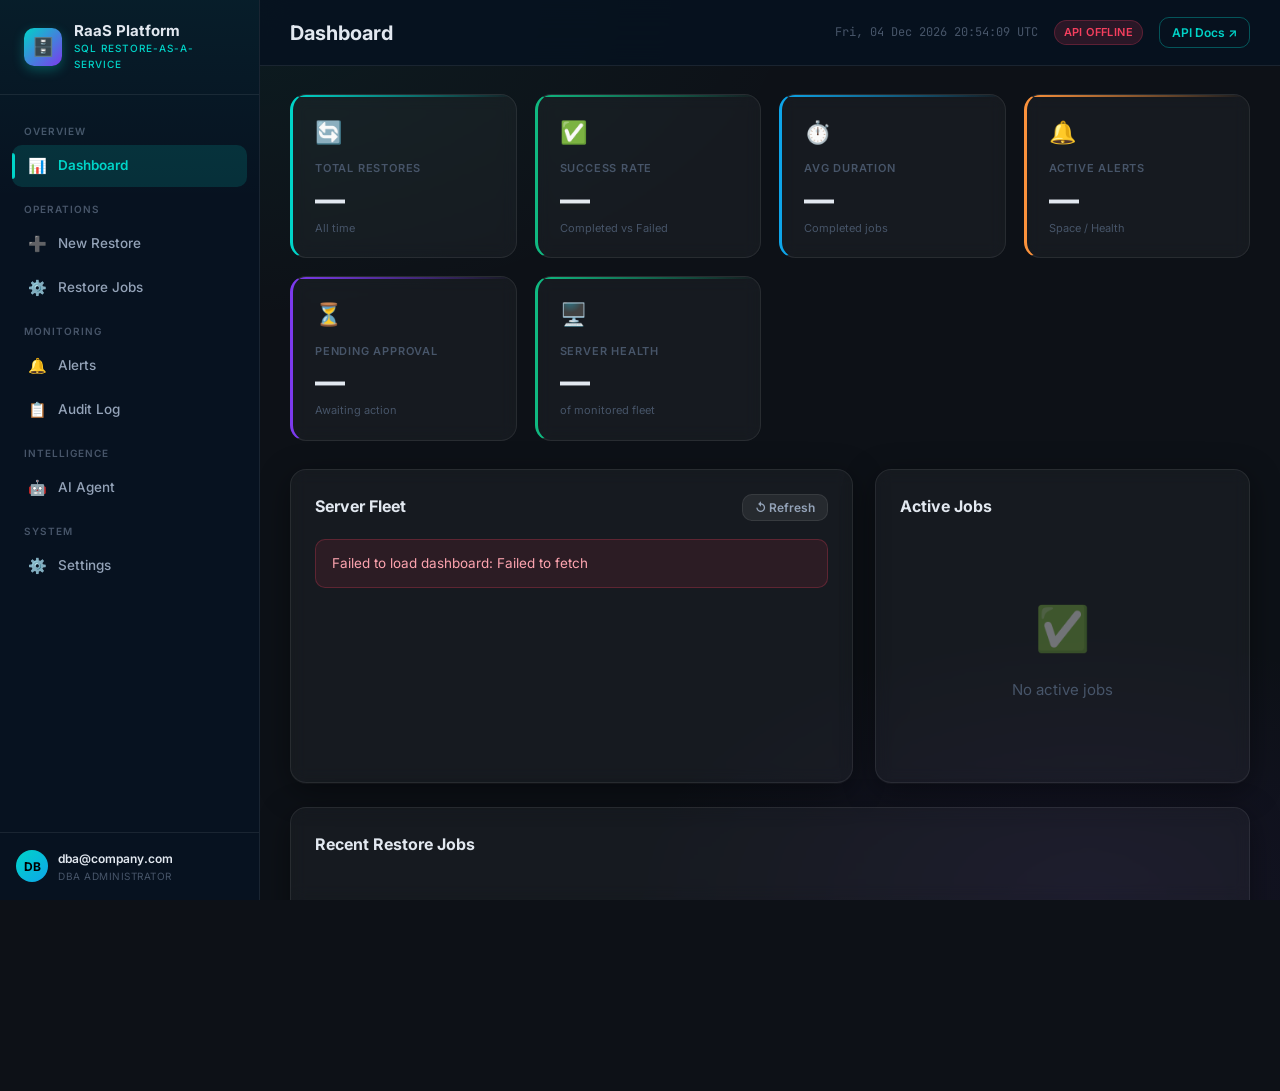
<file: docs/index.html>
<!DOCTYPE html>
<html lang="en">
<head>
    <meta charset="UTF-8" />
    <meta name="viewport" content="width=device-width, initial-scale=1.0" />
    <title>RaaS — SQL Restore-as-a-Service</title>
    <link rel="preconnect" href="https://fonts.googleapis.com">
    <link rel="preconnect" href="https://fonts.gstatic.com" crossorigin>
    <link href="https://fonts.googleapis.com/css2?family=Inter:wght@300;400;500;600;700;800&family=JetBrains+Mono:wght@400;500&display=swap" rel="stylesheet">
    <link rel="stylesheet" href="styles.css" />
</head>
<body>
<div id="app">

  <!-- ══ SIDEBAR ═══════════════════════════════════════════════════════════ -->
  <aside id="sidebar">
    <div class="logo">
      <div class="logo-icon">🗄️</div>
      <div class="logo-text">
        <div class="logo-title">RaaS Platform</div>
        <div class="logo-sub">SQL Restore-as-a-Service</div>
      </div>
    </div>

    <nav>
      <div class="nav-section-label">Overview</div>
      <a href="#" data-view="dashboard" class="nav-link active">
        <span class="nav-icon">📊</span> Dashboard
      </a>

      <div class="nav-section-label">Operations</div>
      <a href="#" data-view="new-restore" class="nav-link">
        <span class="nav-icon">➕</span> New Restore
      </a>
      <a href="#" data-view="jobs" class="nav-link">
        <span class="nav-icon">⚙️</span> Restore Jobs
        <span id="pending-badge" class="badge awaitingapproval hidden" style="margin-left:auto;font-size:10px;"></span>
      </a>

      <div class="nav-section-label">Monitoring</div>
      <a href="#" data-view="alerts" class="nav-link">
        <span class="nav-icon">🔔</span> Alerts
        <span id="alert-badge" class="badge critical hidden" style="margin-left:auto;font-size:10px;"></span>
      </a>
      <a href="#" data-view="audit" class="nav-link">
        <span class="nav-icon">📋</span> Audit Log
      </a>

      <div class="nav-section-label">Intelligence</div>
      <a href="#" data-view="agent" class="nav-link">
        <span class="nav-icon">🤖</span> AI Agent
      </a>

      <div class="nav-section-label">System</div>
      <a href="#" data-view="settings" class="nav-link">
        <span class="nav-icon">⚙️</span> Settings
      </a>
    </nav>

    <div class="sidebar-footer">
      <div class="user-avatar-sm">DB</div>
      <div class="sidebar-user-info">
        <div class="sidebar-user-name">dba@company.com</div>
        <div class="sidebar-user-role">DBA Administrator</div>
      </div>
    </div>
  </aside>

  <!-- ══ MAIN ══════════════════════════════════════════════════════════════ -->
  <div id="main">

    <header id="header">
      <div class="header-left">
        <h1 id="view-title">Dashboard</h1>
      </div>
      <div class="header-right">
        <span class="header-time" id="header-clock"></span>
        <span id="api-status" class="badge info">Connecting…</span>
        <a href="https://raas-framework.onrender.com/docs" target="_blank" class="btn btn-ghost btn-small">API Docs ↗</a>
      </div>
    </header>

    <main id="content">

      <!-- ══ DASHBOARD ════════════════════════════════════════════════════ -->
      <section id="view-dashboard" class="view">

        <div class="kpi-grid">
          <div class="kpi-card accent-teal">
            <div class="kpi-icon">🔄</div>
            <div class="label">Total Restores</div>
            <div class="value" id="kpi-total">—</div>
            <div class="delta">All time</div>
          </div>
          <div class="kpi-card accent-green">
            <div class="kpi-icon">✅</div>
            <div class="label">Success Rate</div>
            <div class="value" id="kpi-success">—</div>
            <div class="delta">Completed vs Failed</div>
          </div>
          <div class="kpi-card accent-sky">
            <div class="kpi-icon">⏱️</div>
            <div class="label">Avg Duration</div>
            <div class="value" id="kpi-duration">—</div>
            <div class="delta">Completed jobs</div>
          </div>
          <div class="kpi-card accent-orange">
            <div class="kpi-icon">🔔</div>
            <div class="label">Active Alerts</div>
            <div class="value" id="kpi-alerts">—</div>
            <div class="delta">Space / Health</div>
          </div>
          <div class="kpi-card accent-violet">
            <div class="kpi-icon">⏳</div>
            <div class="label">Pending Approval</div>
            <div class="value" id="kpi-pending">—</div>
            <div class="delta">Awaiting action</div>
          </div>
          <div class="kpi-card accent-green">
            <div class="kpi-icon">🖥️</div>
            <div class="label">Server Health</div>
            <div class="value" id="kpi-health">—</div>
            <div class="delta">of monitored fleet</div>
          </div>
        </div>

        <div style="display:grid;grid-template-columns:3fr 2fr;gap:22px;">
          <div class="card">
            <div class="card-header">
              Server Fleet
              <button class="btn btn-secondary btn-small" onclick="app.loadDashboard()">↺ Refresh</button>
            </div>
            <div id="server-grid"><div class="empty-state"><div class="spinner"></div></div></div>
          </div>
          <div class="card">
            <div class="card-header">Active Jobs</div>
            <div id="active-jobs-list"><div class="empty-state"><div class="icon">✅</div><p>No active jobs</p></div></div>
          </div>
        </div>

        <div class="card">
          <div class="card-header">Recent Restore Jobs</div>
          <div id="recent-jobs-table"><div class="empty-state"><div class="spinner"></div></div></div>
        </div>

      </section>

      <!-- ══ NEW RESTORE ═════════════════════════════════════════════════ -->
      <section id="view-new-restore" class="view hidden">
        <div class="card">
          <div class="card-header">
            <span>🚀 Submit Restore Request</span>
          </div>
          <div id="restore-form-feedback"></div>
          <form id="restore-form" onsubmit="app.submitRestoreForm(event)">

            <div class="form-row">
              <div class="form-group">
                <label for="source-server">Source Server *</label>
                <select id="source-server" required>
                  <option value="">Select source server…</option>
                </select>
              </div>
              <div class="form-group">
                <label for="target-server">Target Server *</label>
                <select id="target-server" required>
                  <option value="">Select target server…</option>
                </select>
              </div>
            </div>

            <div class="form-row">
              <div class="form-group">
                <label for="database-name">Database Name *</label>
                <input type="text" id="database-name" placeholder="e.g. OrdersDB"
                       pattern="^[A-Za-z0-9_\-]{1,128}$" required />
              </div>
              <div class="form-group">
                <label for="restore-type">Restore Type</label>
                <select id="restore-type">
                  <option value="Full" selected>Full Restore</option>
                  <option value="Differential">Differential</option>
                  <option value="Log">Transaction Log</option>
                </select>
              </div>
            </div>

            <div class="form-row">
              <div class="form-group">
                <label for="schedule-type">Schedule</label>
                <select id="schedule-type" onchange="app.toggleScheduleTime()">
                  <option value="Immediate" selected>Immediate</option>
                  <option value="Scheduled">Scheduled</option>
                </select>
              </div>
              <div class="form-group">
                <label for="scheduled-time">Scheduled Time</label>
                <input type="datetime-local" id="scheduled-time" disabled />
              </div>
            </div>

            <div class="form-group">
              <label for="requestor">Requestor Email *</label>
              <input type="email" id="requestor" value="dba@company.com" required />
            </div>

            <div class="form-group">
              <label for="justification">Business Justification *</label>
              <textarea id="justification" rows="4"
                placeholder="Describe the business reason for this restore (min. 30 characters)…"
                minlength="30" required></textarea>
            </div>

            <div class="gov-checklist-box">
              <div class="gov-checklist-title">📋 Governance Checklist</div>
              <div class="checkbox-wrapper">
                <input type="checkbox" id="gov1" />
                <label for="gov1" style="font-weight:400;color:var(--text-secondary);text-transform:none;letter-spacing:0;">
                  I have verified the target server is in the correct environment tier
                </label>
              </div>
              <div class="checkbox-wrapper">
                <input type="checkbox" id="gov2" />
                <label for="gov2" style="font-weight:400;color:var(--text-secondary);text-transform:none;letter-spacing:0;">
                  A valid change ticket or approval exists for this restore
                </label>
              </div>
              <div class="checkbox-wrapper">
                <input type="checkbox" id="gov3" />
                <label for="gov3" style="font-weight:400;color:var(--text-secondary);text-transform:none;letter-spacing:0;">
                  Impacted teams have been notified of potential downtime
                </label>
              </div>
              <div class="checkbox-wrapper">
                <input type="checkbox" id="gov4" />
                <label for="gov4" style="font-weight:400;color:var(--text-secondary);text-transform:none;letter-spacing:0;">
                  I understand existing target database data may be overwritten
                </label>
              </div>
              <div class="divider"></div>
              <div class="checkbox-wrapper">
                <input type="checkbox" id="overwrite-existing" />
                <label for="overwrite-existing" style="font-weight:500;color:var(--warning);text-transform:none;letter-spacing:0;">
                  ⚠️ Overwrite existing database on target (if present)
                </label>
              </div>
              <div class="checkbox-wrapper">
                <input type="checkbox" id="governance-ack" required />
                <label for="governance-ack" style="font-weight:700;color:var(--teal);text-transform:none;letter-spacing:0;">
                  ✔ I acknowledge and accept all governance requirements above *
                </label>
              </div>
            </div>

            <div class="flex gap-2 mt-2">
              <button type="submit" class="btn btn-primary" id="submit-restore-btn">
                🚀 Submit Restore Request
              </button>
              <button type="button" class="btn btn-secondary" onclick="app.clearForm()">Clear</button>
            </div>
          </form>
        </div>
      </section>

      <!-- ══ JOBS ════════════════════════════════════════════════════════ -->
      <section id="view-jobs" class="view hidden">
        <div class="card">
          <div class="card-header">
            Restore Jobs
            <div class="flex gap-2 items-center">
              <select id="jobs-filter" onchange="app.filterJobs()" style="width:auto;padding:8px 14px;">
                <option value="">All Statuses</option>
                <option value="Pending">Pending</option>
                <option value="AwaitingApproval">Awaiting Approval</option>
                <option value="Approved">Approved</option>
                <option value="Running">Running</option>
                <option value="Completed">Completed</option>
                <option value="Failed">Failed</option>
                <option value="Rejected">Rejected</option>
              </select>
              <button class="btn btn-secondary btn-small" onclick="app.loadJobs()">↺ Refresh</button>
            </div>
          </div>
          <div id="jobs-table-container"><div class="empty-state"><div class="spinner"></div></div></div>
        </div>

        <div id="job-detail-panel" class="card hidden">
          <div class="card-header">
            <span id="job-detail-title">Job Details</span>
            <button class="btn btn-secondary btn-small" onclick="app.closeJobDetail()">✕ Close</button>
          </div>
          <div style="display:grid;grid-template-columns:1fr 1fr;gap:24px;margin-bottom:20px;">
            <div id="job-meta-grid"></div>
            <div id="job-action-panel"></div>
          </div>
          <div id="job-progress-section" class="hidden">
            <label>Restore Progress</label>
            <div class="progress-container">
              <div class="progress-bar" id="job-progress-bar" style="width:0%"></div>
            </div>
            <div id="job-progress-label" class="text-sm text-muted mt-1">0%</div>
          </div>
          <div class="divider"></div>
          <div class="card-title">Execution Logs</div>
          <div class="log-viewer" id="job-log-viewer"></div>
        </div>
      </section>

      <!-- ══ ALERTS ══════════════════════════════════════════════════════ -->
      <section id="view-alerts" class="view hidden">
        <div class="card">
          <div class="card-header">
            Space &amp; Health Alerts
            <div class="flex gap-2 items-center">
              <select id="alerts-filter" onchange="app.filterAlerts()" style="width:auto;padding:8px 14px;">
                <option value="">All Alerts</option>
                <option value="Critical">Critical Only</option>
                <option value="Warning">Warnings Only</option>
                <option value="false">Unacknowledged</option>
              </select>
              <button class="btn btn-secondary btn-small" onclick="app.loadAlerts()">↺ Refresh</button>
            </div>
          </div>
          <div id="alerts-container"><div class="empty-state"><div class="spinner"></div></div></div>
        </div>
      </section>

      <!-- ══ AUDIT LOG ════════════════════════════════════════════════════ -->
      <section id="view-audit" class="view hidden">
        <div class="card">
          <div class="card-header">
            Audit Log
            <div class="flex gap-2 items-center">
              <input type="text" id="audit-search" placeholder="Search by job ID, actor or action…"
                     style="width:280px;" oninput="app.filterAuditLog()" />
              <button class="btn btn-secondary btn-small" onclick="app.loadAuditLog()">↺ Refresh</button>
            </div>
          </div>
          <div id="audit-table-container"><div class="empty-state"><div class="spinner"></div></div></div>
        </div>
      </section>

      <!-- ══ AI AGENT ═════════════════════════════════════════════════════ -->
      <section id="view-agent" class="view hidden">
        <div class="card">
          <div class="card-header">🤖 AI Agent — Restore Analyzer</div>
          <p style="color:var(--text-muted);margin-bottom:20px;font-size:13.5px;line-height:1.7;">
            Describe your restore scenario in plain English. The agent will detect intent, 
            score governance risk, identify flags, and recommend the appropriate workflow.
          </p>
          <div class="agent-query-box">
            <textarea id="agent-query" rows="4"
              placeholder="e.g. 'I need to restore OrdersDB from production to UAT for the QA sprint refresh. It's urgent and needs to run immediately…'"
              style="background:transparent;border:none;padding:0;font-size:14px;resize:none;width:100%;"></textarea>
          </div>
          <button class="btn btn-primary" onclick="app.runAgentAnalysis()">
            🔍 &nbsp;Analyze Request
          </button>
        </div>
        <div id="agent-result" class="hidden">
          <div class="card">
            <div class="card-header">Analysis Result</div>
            <div id="agent-result-content"></div>
          </div>
        </div>
      </section>

      <!-- ══ SETTINGS ═════════════════════════════════════════════════════ -->
      <section id="view-settings" class="view hidden">
        <div class="card">
          <div class="card-header">Settings</div>
          <div class="form-group">
            <label>API Endpoint</label>
            <input type="text" id="setting-api-url" value="https://raas-framework.onrender.com" />
          </div>
          <div class="form-group">
            <label>Poll Interval (seconds)</label>
            <input type="text" id="setting-poll-interval" value="5" />
          </div>
          <div class="form-group">
            <label>Current User Email</label>
            <input type="email" id="setting-user" value="dba@company.com" />
          </div>
          <button class="btn btn-primary" onclick="app.saveSettings()">💾 Save Settings</button>
        </div>
        <div class="card">
          <div class="card-header">About</div>
          <p class="text-muted">RaaS Framework <span class="highlight">v1.0.0</span> — SQL Restore-as-a-Service Platform</p>
          <p class="text-muted mt-1">AI-assisted governance · PowerShell orchestration · FastAPI backend</p>
        </div>
      </section>

    </main>
  </div><!-- /main -->
</div><!-- /app -->

<!-- ══ APPROVAL MODAL ═══════════════════════════════════════════════════════ -->
<div id="approval-modal" class="modal-overlay hidden">
  <div class="modal-box">
    <div class="card-header" style="margin-bottom:16px;">
      🔐 Governance Approval
      <button class="btn btn-secondary btn-small" onclick="app.closeApprovalModal()">✕</button>
    </div>
    <div id="approval-job-info" class="mb-2" style="color:var(--text-muted);font-size:13px;line-height:1.7;"></div>
    <div class="form-group">
      <label for="approver-name">Your Name / Email</label>
      <input type="email" id="approver-name" value="dba@company.com" />
    </div>
    <div class="form-group">
      <label for="approval-notes">Notes</label>
      <textarea id="approval-notes" rows="3" placeholder="Approval comments or rejection reason…"></textarea>
    </div>
    <div class="flex gap-2">
      <button class="btn btn-success" onclick="app.submitApproval(true)">✅ Approve</button>
      <button class="btn btn-danger" onclick="app.submitApproval(false)">❌ Reject</button>
    </div>
  </div>
</div>

<script src="app.js"></script>
<script>
  // Live clock in header
  function updateClock() {
    const el = document.getElementById('header-clock');
    if (el) el.textContent = new Date().toUTCString().replace(' GMT','') + ' UTC';
  }
  updateClock();
  setInterval(updateClock, 1000);
</script>
</body>
</html>
</file>
<file: docs/styles.css>
/*
================================================================================
  RaaS Framework — Deep Teal / Slate Enterprise Theme
  
  Palette:
    Background      : #0d1117 → #0a1628  (deep slate-navy gradient)
    Sidebar         : #071220            (ultra-deep navy)
    Cards           : rgba(255,255,255,0.04) + blur (glassmorphism)
    Accent Primary  : #00d4c8            (vivid teal/cyan)
    Accent Secondary: #0ea5e9            (sky blue)
    Gradient        : #00d4c8 → #7c3aed  (teal → violet)
    Success         : #10b981            (emerald)
    Danger          : #f43f5e            (rose)
    Warning         : #fb923c            (orange)
    Text Primary    : #e2e8f0
    Text Secondary  : #94a3b8
================================================================================
*/

@import url('https://fonts.googleapis.com/css2?family=Inter:wght@300;400;500;600;700;800&family=JetBrains+Mono:wght@400;500&display=swap');

* { margin: 0; padding: 0; box-sizing: border-box; }

:root {
    --bg-base:       #0d1117;
    --bg-deep:       #071220;
    --bg-card:       rgba(255, 255, 255, 0.04);
    --bg-card-hover: rgba(255, 255, 255, 0.07);
    --bg-input:      rgba(255, 255, 255, 0.06);
    --border:        rgba(255, 255, 255, 0.08);
    --border-bright: rgba(0, 212, 200, 0.35);

    --teal:          #00d4c8;
    --teal-dim:      rgba(0, 212, 200, 0.15);
    --teal-glow:     rgba(0, 212, 200, 0.08);
    --sky:           #0ea5e9;
    --violet:        #7c3aed;

    --success:       #10b981;
    --danger:        #f43f5e;
    --warning:       #fb923c;
    --info:          #0ea5e9;

    --text-primary:   #e2e8f0;
    --text-secondary: #94a3b8;
    --text-muted:     #475569;

    --sidebar-width:  260px;
    --header-height:  66px;

    --radius-sm:  6px;
    --radius-md:  10px;
    --radius-lg:  16px;
    --radius-xl:  22px;

    --shadow-card: 0 8px 32px rgba(0,0,0,0.4), 0 1px 0 rgba(255,255,255,0.05);
    --shadow-glow: 0 0 24px rgba(0, 212, 200, 0.18);
}

/* ─── Base ───────────────────────────────────────────────────────────────── */

html, body {
    height: 100%;
    font-family: 'Inter', -apple-system, BlinkMacSystemFont, 'Segoe UI', sans-serif;
    background: var(--bg-base);
    background-image:
        radial-gradient(ellipse 80% 60% at 15% 0%, rgba(0,212,200,0.06) 0%, transparent 60%),
        radial-gradient(ellipse 60% 50% at 85% 100%, rgba(124,58,237,0.07) 0%, transparent 60%);
    background-attachment: fixed;
    color: var(--text-primary);
    font-size: 14px;
    line-height: 1.6;
    overflow-x: hidden;
}

/* ─── Layout ─────────────────────────────────────────────────────────────── */

#app { display: flex; min-height: 100vh; }

/* ─── Sidebar ────────────────────────────────────────────────────────────── */

#sidebar {
    width: var(--sidebar-width);
    background: var(--bg-deep);
    border-right: 1px solid var(--border);
    display: flex;
    flex-direction: column;
    position: fixed;
    left: 0; top: 0; bottom: 0;
    z-index: 100;
    overflow: hidden;
}

#sidebar::before {
    content: '';
    position: absolute;
    top: 0; left: 0; right: 0;
    height: 200px;
    background: linear-gradient(180deg, rgba(0,212,200,0.06) 0%, transparent 100%);
    pointer-events: none;
}

.logo {
    padding: 22px 24px;
    border-bottom: 1px solid var(--border);
    display: flex;
    align-items: center;
    gap: 12px;
    position: relative;
}

.logo-icon {
    width: 38px; height: 38px;
    background: linear-gradient(135deg, var(--teal), var(--violet));
    border-radius: var(--radius-md);
    display: flex; align-items: center; justify-content: center;
    font-size: 18px;
    flex-shrink: 0;
    box-shadow: 0 4px 12px rgba(0,212,200,0.3);
}

.logo-text {
    display: flex; flex-direction: column;
}

.logo-title {
    font-size: 15px; font-weight: 700;
    color: var(--text-primary);
    line-height: 1.2;
}

.logo-sub {
    font-size: 10px; font-weight: 500;
    color: var(--teal);
    text-transform: uppercase;
    letter-spacing: 1px;
}

#sidebar nav {
    flex: 1;
    padding: 16px 12px;
    overflow-y: auto;
    display: flex;
    flex-direction: column;
    gap: 2px;
}

.nav-section-label {
    font-size: 10px; font-weight: 600;
    text-transform: uppercase; letter-spacing: 1px;
    color: var(--text-muted);
    padding: 12px 12px 4px;
}

#sidebar nav a {
    display: flex;
    align-items: center;
    gap: 10px;
    padding: 10px 14px;
    color: var(--text-secondary);
    text-decoration: none;
    border-radius: var(--radius-md);
    font-weight: 500;
    font-size: 13.5px;
    transition: all 0.18s ease;
    position: relative;
    overflow: hidden;
}

#sidebar nav a:hover {
    background: var(--bg-card-hover);
    color: var(--text-primary);
}

#sidebar nav a.active {
    background: var(--teal-dim);
    color: var(--teal);
    font-weight: 600;
}

#sidebar nav a.active::before {
    content: '';
    position: absolute;
    left: 0; top: 20%; bottom: 20%;
    width: 3px;
    background: var(--teal);
    border-radius: 0 3px 3px 0;
}

.nav-icon {
    width: 22px; height: 22px;
    display: flex; align-items: center; justify-content: center;
    font-size: 15px; flex-shrink: 0;
}

.sidebar-footer {
    padding: 16px;
    border-top: 1px solid var(--border);
    display: flex;
    align-items: center;
    gap: 10px;
}

.user-avatar-sm {
    width: 32px; height: 32px;
    border-radius: 50%;
    background: linear-gradient(135deg, var(--teal), var(--sky));
    display: flex; align-items: center; justify-content: center;
    font-size: 12px; font-weight: 700; color: #000;
    flex-shrink: 0;
}

.sidebar-user-info { flex: 1; overflow: hidden; }
.sidebar-user-name  { font-size: 12px; font-weight: 600; color: var(--text-primary); white-space: nowrap; overflow: hidden; text-overflow: ellipsis; }
.sidebar-user-role  { font-size: 10px; color: var(--text-muted); text-transform: uppercase; letter-spacing: 0.5px; }

/* ─── Header ─────────────────────────────────────────────────────────────── */

#main { margin-left: var(--sidebar-width); flex: 1; display: flex; flex-direction: column; min-height: 100vh; }

#header {
    height: var(--header-height);
    background: rgba(7, 18, 32, 0.85);
    backdrop-filter: blur(16px);
    -webkit-backdrop-filter: blur(16px);
    border-bottom: 1px solid var(--border);
    display: flex; align-items: center; justify-content: space-between;
    padding: 0 30px;
    position: sticky; top: 0; z-index: 50;
}

.header-left { display: flex; align-items: center; gap: 12px; }

#header h1 {
    font-size: 20px; font-weight: 700;
    color: var(--text-primary);
}

.breadcrumb {
    font-size: 12px; color: var(--text-muted);
    display: flex; align-items: center; gap: 6px;
}

.breadcrumb::before { content: '/'; color: var(--border); }

.header-right { display: flex; align-items: center; gap: 16px; }

.header-time {
    font-size: 12px; color: var(--text-muted);
    font-family: 'JetBrains Mono', monospace;
}

/* ─── Content Area ───────────────────────────────────────────────────────── */

#content { flex: 1; padding: 28px 30px; overflow-y: auto; }

/* ─── Cards ──────────────────────────────────────────────────────────────── */

.card {
    background: var(--bg-card);
    border: 1px solid var(--border);
    border-radius: var(--radius-lg);
    padding: 24px;
    margin-bottom: 24px;
    box-shadow: var(--shadow-card);
    backdrop-filter: blur(8px);
    -webkit-backdrop-filter: blur(8px);
    transition: border-color 0.2s;
}

.card:hover { border-color: rgba(255,255,255,0.12); }

.card-header {
    font-size: 16px; font-weight: 700;
    margin-bottom: 18px;
    color: var(--text-primary);
    display: flex; align-items: center; justify-content: space-between;
}

.card-title {
    font-size: 14px; font-weight: 600;
    margin-bottom: 10px;
    color: var(--text-secondary);
    text-transform: uppercase;
    letter-spacing: 0.5px;
}

/* ─── KPI Grid ───────────────────────────────────────────────────────────── */

.kpi-grid {
    display: grid;
    grid-template-columns: repeat(auto-fit, minmax(200px, 1fr));
    gap: 18px;
    margin-bottom: 28px;
}

.kpi-card {
    background: var(--bg-card);
    border: 1px solid var(--border);
    border-radius: var(--radius-lg);
    padding: 20px 22px;
    display: flex; flex-direction: column; gap: 6px;
    transition: all 0.2s ease;
    backdrop-filter: blur(8px);
    position: relative;
    overflow: hidden;
}

.kpi-card::after {
    content: '';
    position: absolute;
    top: 0; left: 0; right: 0;
    height: 2px;
}

.kpi-card:hover { transform: translateY(-3px); box-shadow: var(--shadow-glow); border-color: var(--border-bright); }

.kpi-card .kpi-icon {
    font-size: 22px; margin-bottom: 4px;
}

.kpi-card .label {
    font-size: 11px; font-weight: 600;
    color: var(--text-muted);
    text-transform: uppercase; letter-spacing: 0.8px;
}

.kpi-card .value {
    font-size: 30px; font-weight: 800;
    color: var(--text-primary);
    line-height: 1;
}

.kpi-card .delta {
    font-size: 11px; color: var(--text-muted);
}

.kpi-card.accent-teal   { border-left: 3px solid var(--teal); }
.kpi-card.accent-teal::after   { background: linear-gradient(90deg, var(--teal), transparent); }
.kpi-card.accent-sky    { border-left: 3px solid var(--sky); }
.kpi-card.accent-sky::after    { background: linear-gradient(90deg, var(--sky), transparent); }
.kpi-card.accent-green  { border-left: 3px solid var(--success); }
.kpi-card.accent-green::after  { background: linear-gradient(90deg, var(--success), transparent); }
.kpi-card.accent-orange { border-left: 3px solid var(--warning); }
.kpi-card.accent-orange::after { background: linear-gradient(90deg, var(--warning), transparent); }
.kpi-card.accent-rose   { border-left: 3px solid var(--danger); }
.kpi-card.accent-rose::after   { background: linear-gradient(90deg, var(--danger), transparent); }
.kpi-card.accent-violet { border-left: 3px solid var(--violet); }
.kpi-card.accent-violet::after { background: linear-gradient(90deg, var(--violet), transparent); }

/* ─── Tables ─────────────────────────────────────────────────────────────── */

table {
    width: 100%;
    border-collapse: collapse;
    border-radius: var(--radius-md);
    overflow: hidden;
}

thead th {
    background: rgba(255,255,255,0.04);
    color: var(--text-muted);
    padding: 12px 16px;
    text-align: left;
    font-weight: 600;
    font-size: 11px;
    text-transform: uppercase;
    letter-spacing: 0.8px;
    border-bottom: 1px solid var(--border);
}

tbody tr {
    border-bottom: 1px solid rgba(255,255,255,0.04);
    transition: background 0.15s;
}

tbody tr:hover { background: var(--bg-card-hover); }

tbody tr:last-child { border-bottom: none; }

tbody td {
    padding: 13px 16px;
    color: var(--text-primary);
    font-size: 13px;
}

/* ─── Badges ─────────────────────────────────────────────────────────────── */

.badge {
    display: inline-flex; align-items: center; gap: 4px;
    padding: 3px 9px;
    border-radius: 20px;
    font-size: 11px; font-weight: 600;
    text-transform: uppercase; letter-spacing: 0.4px;
}

.badge.pending         { background: rgba(148,163,184,0.15); color: #94a3b8; border: 1px solid rgba(148,163,184,0.2); }
.badge.approved        { background: rgba(16,185,129,0.15);  color: #10b981; border: 1px solid rgba(16,185,129,0.25); }
.badge.running         { background: rgba(0,212,200,0.15);   color: var(--teal); border: 1px solid rgba(0,212,200,0.3); animation: pulse-teal 2s infinite; }
.badge.completed       { background: rgba(16,185,129,0.15);  color: #10b981; border: 1px solid rgba(16,185,129,0.25); }
.badge.failed          { background: rgba(244,63,94,0.15);   color: var(--danger); border: 1px solid rgba(244,63,94,0.25); }
.badge.rejected        { background: rgba(244,63,94,0.12);   color: #fb7185; border: 1px solid rgba(244,63,94,0.2); }
.badge.awaitingapproval { background: rgba(251,146,60,0.15); color: var(--warning); border: 1px solid rgba(251,146,60,0.25); }
.badge.cancelled       { background: rgba(100,116,139,0.15); color: #64748b; border: 1px solid rgba(100,116,139,0.2); }

.badge.critical { background: rgba(244,63,94,0.15);   color: var(--danger); border: 1px solid rgba(244,63,94,0.25); }
.badge.warning  { background: rgba(251,146,60,0.15);  color: var(--warning); border: 1px solid rgba(251,146,60,0.25); }
.badge.info     { background: rgba(14,165,233,0.15);  color: var(--sky); border: 1px solid rgba(14,165,233,0.25); }
.badge.success  { background: rgba(16,185,129,0.15);  color: var(--success); border: 1px solid rgba(16,185,129,0.25); }

.badge.healthy  { background: rgba(16,185,129,0.15);  color: var(--success); border: 1px solid rgba(16,185,129,0.25); }
.badge.degraded { background: rgba(251,146,60,0.15);  color: var(--warning); border: 1px solid rgba(251,146,60,0.25); }
.badge.offline  { background: rgba(244,63,94,0.15);   color: var(--danger);  border: 1px solid rgba(244,63,94,0.25); }

@keyframes pulse-teal {
    0%, 100% { box-shadow: 0 0 0 0 rgba(0,212,200,0.3); }
    50%       { box-shadow: 0 0 0 4px rgba(0,212,200,0); }
}

/* ─── Buttons ────────────────────────────────────────────────────────────── */

button, .btn {
    padding: 9px 18px;
    border-radius: var(--radius-md);
    border: none;
    font-weight: 600; font-size: 13px;
    cursor: pointer;
    transition: all 0.18s ease;
    display: inline-flex; align-items: center; gap: 7px;
    text-decoration: none;
    font-family: inherit;
    white-space: nowrap;
}

.btn-primary {
    background: linear-gradient(135deg, var(--teal), var(--sky));
    color: #000;
    box-shadow: 0 4px 14px rgba(0,212,200,0.3);
}
.btn-primary:hover { box-shadow: 0 6px 20px rgba(0,212,200,0.45); transform: translateY(-1px); }

.btn-success {
    background: linear-gradient(135deg, #10b981, #059669);
    color: #fff;
    box-shadow: 0 4px 12px rgba(16,185,129,0.3);
}
.btn-success:hover { box-shadow: 0 6px 18px rgba(16,185,129,0.4); transform: translateY(-1px); }

.btn-danger {
    background: linear-gradient(135deg, #f43f5e, #dc2626);
    color: #fff;
    box-shadow: 0 4px 12px rgba(244,63,94,0.3);
}
.btn-danger:hover { box-shadow: 0 6px 18px rgba(244,63,94,0.4); transform: translateY(-1px); }

.btn-secondary {
    background: var(--bg-card-hover);
    color: var(--text-secondary);
    border: 1px solid var(--border);
}
.btn-secondary:hover { background: rgba(255,255,255,0.1); color: var(--text-primary); border-color: rgba(255,255,255,0.15); }

.btn-ghost {
    background: transparent;
    color: var(--teal);
    border: 1px solid var(--border-bright);
}
.btn-ghost:hover { background: var(--teal-dim); }

.btn-small { padding: 5px 12px; font-size: 12px; }
.btn-icon  { padding: 8px; width: 34px; height: 34px; justify-content: center; }

button:disabled, .btn:disabled { opacity: 0.4; cursor: not-allowed; transform: none; box-shadow: none; }

/* ─── Forms ──────────────────────────────────────────────────────────────── */

.form-group { margin-bottom: 20px; }

label {
    display: block;
    margin-bottom: 7px;
    font-weight: 600; font-size: 12px;
    color: var(--text-secondary);
    text-transform: uppercase; letter-spacing: 0.5px;
}

input[type="text"],
input[type="email"],
input[type="datetime-local"],
select,
textarea {
    width: 100%;
    padding: 10px 14px;
    background: var(--bg-input);
    border: 1px solid var(--border);
    border-radius: var(--radius-md);
    color: var(--text-primary);
    font-size: 13.5px;
    font-family: inherit;
    transition: border 0.2s, background 0.2s, box-shadow 0.2s;
}

input:focus, select:focus, textarea:focus {
    outline: none;
    border-color: var(--teal);
    background: rgba(0,212,200,0.04);
    box-shadow: 0 0 0 3px rgba(0,212,200,0.1);
}

select { cursor: pointer; }
select option { background: #0d1117; color: var(--text-primary); }

textarea { resize: vertical; min-height: 90px; }

input::placeholder, textarea::placeholder { color: var(--text-muted); }

.checkbox-wrapper {
    display: flex; align-items: flex-start; gap: 10px;
    margin-bottom: 12px; padding: 10px 12px;
    border-radius: var(--radius-sm);
    transition: background 0.15s;
}
.checkbox-wrapper:hover { background: var(--bg-card-hover); }

input[type="checkbox"] {
    width: 16px; height: 16px; margin-top: 2px;
    cursor: pointer; accent-color: var(--teal);
    flex-shrink: 0;
}

.form-row { display: grid; grid-template-columns: 1fr 1fr; gap: 20px; }
.form-row-3 { display: grid; grid-template-columns: 1fr 1fr 1fr; gap: 20px; }
.form-row-full { grid-column: 1 / -1; }

/* ─── Progress Bar ───────────────────────────────────────────────────────── */

.progress-container {
    background: rgba(255,255,255,0.07);
    border-radius: 999px;
    height: 8px;
    overflow: hidden;
    margin: 10px 0;
}

.progress-bar {
    height: 100%;
    background: linear-gradient(90deg, var(--teal), var(--sky));
    border-radius: 999px;
    transition: width 0.4s ease;
    box-shadow: 0 0 8px rgba(0,212,200,0.5);
}

/* ─── Alerts ─────────────────────────────────────────────────────────────── */

.alert {
    padding: 13px 16px;
    border-radius: var(--radius-md);
    margin-bottom: 16px;
    font-size: 13.5px;
    border: 1px solid;
}

.alert.info    { background: rgba(14,165,233,0.1);  border-color: rgba(14,165,233,0.25);  color: #7dd3fc; }
.alert.success { background: rgba(16,185,129,0.1);  border-color: rgba(16,185,129,0.25);  color: #6ee7b7; }
.alert.warning { background: rgba(251,146,60,0.1);  border-color: rgba(251,146,60,0.25);  color: #fdba74; }
.alert.danger  { background: rgba(244,63,94,0.1);   border-color: rgba(244,63,94,0.25);   color: #fda4af; }

/* ─── Log Viewer ─────────────────────────────────────────────────────────── */

.log-viewer {
    background: rgba(0,0,0,0.35);
    border: 1px solid var(--border);
    border-radius: var(--radius-md);
    padding: 16px;
    max-height: 380px;
    overflow-y: auto;
    font-family: 'JetBrains Mono', 'Consolas', monospace;
    font-size: 11.5px;
    line-height: 1.9;
}

.log-entry { display: flex; gap: 10px; margin-bottom: 3px; }
.log-entry .timestamp { color: var(--text-muted); flex-shrink: 0; font-size: 10.5px; padding-top: 1px; }
.log-entry .level { font-weight: 700; flex-shrink: 0; width: 46px; font-size: 10.5px; }
.log-entry .level.INFO  { color: var(--teal); }
.log-entry .level.WARN  { color: var(--warning); }
.log-entry .level.ERROR { color: var(--danger); }
.log-entry .level.DEBUG { color: var(--text-muted); }
.log-entry .message { color: var(--text-secondary); flex: 1; }

/* ─── Server Card ────────────────────────────────────────────────────────── */

.server-card {
    padding: 14px 16px;
    border: 1px solid var(--border);
    border-radius: var(--radius-md);
    background: rgba(255,255,255,0.03);
    margin-bottom: 10px;
    transition: all 0.15s;
}
.server-card:hover { background: var(--bg-card-hover); border-color: rgba(255,255,255,0.12); }

.server-card-header { display: flex; justify-content: space-between; align-items: center; margin-bottom: 10px; }
.server-name { font-weight: 700; font-size: 13.5px; color: var(--text-primary); }
.server-meta { font-size: 11px; color: var(--text-muted); margin-bottom: 8px; }
.server-stats { display: grid; grid-template-columns: repeat(3, 1fr); gap: 6px; font-size: 11.5px; }
.stat-item .stat-label { color: var(--text-muted); font-size: 10px; text-transform: uppercase; letter-spacing: 0.5px; }
.stat-item .stat-val   { font-weight: 700; color: var(--text-primary); margin-top: 1px; }

/* ─── Modal ──────────────────────────────────────────────────────────────── */

.modal-overlay {
    position: fixed; inset: 0; z-index: 999;
    background: rgba(0,0,0,0.7);
    backdrop-filter: blur(4px);
    display: flex; align-items: center; justify-content: center;
}

.modal-box {
    background: #111827;
    border: 1px solid rgba(0,212,200,0.2);
    border-radius: var(--radius-xl);
    padding: 28px;
    width: 520px; max-width: 95vw;
    box-shadow: 0 24px 64px rgba(0,0,0,0.6), var(--shadow-glow);
}

/* ─── Governance Checklist Box ───────────────────────────────────────────── */

.gov-checklist-box {
    background: rgba(0, 212, 200, 0.04);
    border: 1px solid rgba(0, 212, 200, 0.2);
    border-radius: var(--radius-md);
    padding: 18px 20px;
    margin-bottom: 20px;
}

.gov-checklist-title {
    font-size: 13px; font-weight: 700;
    color: var(--teal);
    margin-bottom: 14px;
    display: flex; align-items: center; gap: 8px;
}

/* ─── Agent Box ──────────────────────────────────────────────────────────── */

.agent-query-box {
    background: rgba(0,0,0,0.3);
    border: 1px solid rgba(0,212,200,0.2);
    border-radius: var(--radius-lg);
    padding: 20px 22px;
    margin-bottom: 20px;
    position: relative;
}

.agent-query-box::before {
    content: '⬡ AI';
    position: absolute; top: -10px; left: 18px;
    background: linear-gradient(135deg, var(--teal), var(--sky));
    color: #000; font-size: 10px; font-weight: 800;
    padding: 2px 10px; border-radius: 20px; letter-spacing: 1px;
}

.analysis-grid {
    display: grid; grid-template-columns: 1fr 1fr; gap: 16px; margin-bottom: 20px;
}

.analysis-cell {
    background: rgba(255,255,255,0.03);
    border: 1px solid var(--border);
    border-radius: var(--radius-md);
    padding: 14px 16px;
}

.analysis-cell .cell-label { font-size: 10px; font-weight: 600; text-transform: uppercase; letter-spacing: 0.8px; color: var(--text-muted); margin-bottom: 6px; }
.analysis-cell .cell-val   { font-size: 15px; font-weight: 700; color: var(--text-primary); }

/* ─── Empty State ────────────────────────────────────────────────────────── */

.empty-state {
    text-align: center; padding: 56px 20px;
    color: var(--text-muted);
}

.empty-state .icon { font-size: 44px; margin-bottom: 14px; opacity: 0.4; }
.empty-state p { font-size: 15px; }

/* ─── Spinner ────────────────────────────────────────────────────────────── */

.spinner {
    display: inline-block;
    width: 20px; height: 20px;
    border: 2px solid rgba(0,212,200,0.2);
    border-top-color: var(--teal);
    border-radius: 50%;
    animation: spin 0.7s linear infinite;
}

@keyframes spin { to { transform: rotate(360deg); } }

/* ─── Scrollbar ──────────────────────────────────────────────────────────── */

::-webkit-scrollbar { width: 6px; height: 6px; }
::-webkit-scrollbar-track { background: transparent; }
::-webkit-scrollbar-thumb { background: rgba(255,255,255,0.1); border-radius: 3px; }
::-webkit-scrollbar-thumb:hover { background: rgba(0,212,200,0.3); }

/* ─── Utilities ──────────────────────────────────────────────────────────── */

.hidden  { display: none !important; }
.flex    { display: flex; }
.flex-col { flex-direction: column; }
.items-center   { align-items: center; }
.justify-between { justify-content: space-between; }
.gap-2   { gap: 12px; }
.gap-3   { gap: 18px; }
.mt-1    { margin-top: 8px; }
.mt-2    { margin-top: 16px; }
.mb-1    { margin-bottom: 8px; }
.mb-2    { margin-bottom: 16px; }
.text-sm { font-size: 12px; }
.text-xs { font-size: 11px; }
.text-muted   { color: var(--text-muted); }
.text-teal    { color: var(--teal); }
.text-success { color: var(--success); }
.text-danger  { color: var(--danger); }
.text-warning { color: var(--warning); }
.font-mono    { font-family: 'JetBrains Mono', monospace; }
.font-bold    { font-weight: 700; }
.text-center  { text-align: center; }

/* ─── Divider ────────────────────────────────────────────────────────────── */

.divider { height: 1px; background: var(--border); margin: 20px 0; }

/* ─── Teal highlight text ────────────────────────────────────────────────── */

.highlight {
    background: linear-gradient(135deg, var(--teal), var(--sky));
    -webkit-background-clip: text;
    -webkit-text-fill-color: transparent;
    background-clip: text;
    font-weight: 800;
}

/* ─── Responsive ─────────────────────────────────────────────────────────── */
@media (max-width: 900px) {
    .form-row, .form-row-3 { grid-template-columns: 1fr; }
    .kpi-grid { grid-template-columns: repeat(2, 1fr); }
}
</file>
